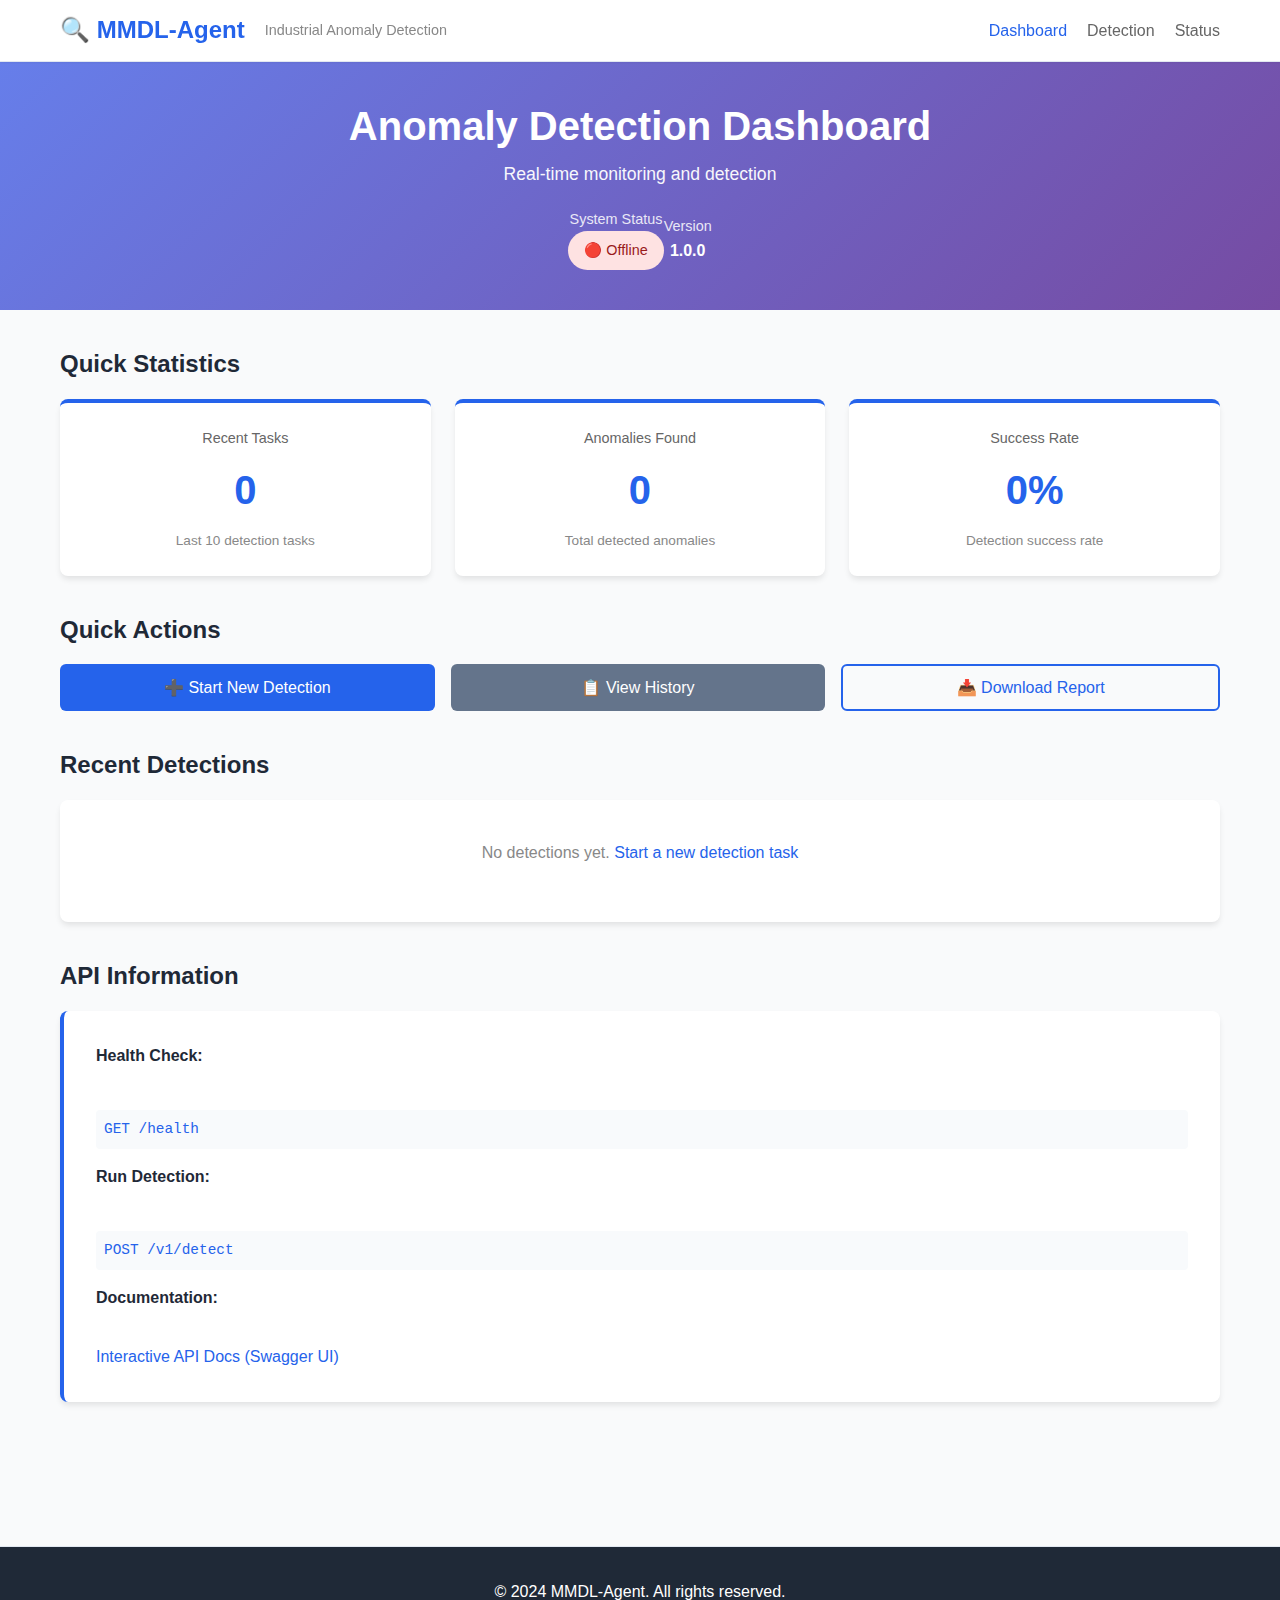
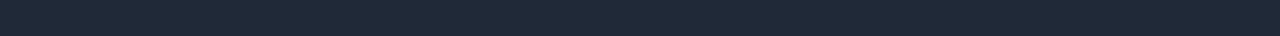
<file: web/index.html>
<!DOCTYPE html>
<html lang="en">
<head>
    <meta charset="UTF-8">
    <meta name="viewport" content="width=device-width, initial-scale=1.0">
    <title>MMDL-Agent Dashboard</title>
    <link rel="stylesheet" href="assets/css/style.css">
    <link rel="stylesheet" href="assets/css/dashboard.css">
</head>
<body>
    <!-- Navigation -->
    <nav class="navbar">
        <div style="display: flex; justify-content: space-between; align-items: center; max-width: 1200px; margin: 0 auto; padding: 0 20px; width: 100%;">
            <div style="display: flex; align-items: center; gap: 20px; flex: 1;">
                <h1 style="margin: 0; font-size: 1.5rem; color: #2563eb;">🔍 MMDL-Agent</h1>
                <span style="font-size: 0.9rem; color: #888;">Industrial Anomaly Detection</span>
            </div>
            <div style="display: flex; gap: 20px;">
                <a href="index.html" style="color: #2563eb; text-decoration: none; font-weight: 500;">Dashboard</a>
                <a href="detection.html" style="color: #666; text-decoration: none;">Detection</a>
                <a href="#" style="color: #666; text-decoration: none;">Status</a>
            </div>
        </div>
    </nav>

    <!-- Header -->
    <header style="background: linear-gradient(135deg, #667eea 0%, #764ba2 100%); color: white; padding: 40px 20px; text-align: center;">
        <div style="max-width: 1200px; margin: 0 auto;">
            <h1 style="margin: 0 0 10px 0; font-size: 2.5rem;">Anomaly Detection Dashboard</h1>
            <p style="margin: 10px 0 0 0; font-size: 1.1rem; opacity: 0.95;">Real-time monitoring and detection</p>
            <div style="margin-top: 20px; display: flex; justify-content: center; align-items: center; gap: 30;">
                <div style="text-align: center;">
                    <div style="font-size: 0.9rem; opacity: 0.85;">System Status</div>
                    <div id="system-status" class="status-badge loading">🟡 Checking...</div>
                </div>
                <div style="text-align: center;">
                    <div style="font-size: 0.9rem; opacity: 0.85;">Version</div>
                    <div style="font-weight: 600;">1.0.0</div>
                </div>
            </div>
        </div>
    </header>

    <!-- Main Content -->
    <main style="max-width: 1200px; margin: 0 auto; padding: 40px 20px;">
        <!-- Statistics Section -->
        <section style="margin-bottom: 40px;">
            <h2 style="margin-bottom: 20px; font-size: 1.5rem;">Quick Statistics</h2>
            <div class="stats-grid">
                <div class="stat-card">
                    <div class="stat-label">Recent Tasks</div>
                    <div class="stat-value" id="recent-tasks-count">0</div>
                    <div class="stat-info">Last 10 detection tasks</div>
                </div>
                <div class="stat-card">
                    <div class="stat-label">Anomalies Found</div>
                    <div class="stat-value" id="anomalies-count">0</div>
                    <div class="stat-info">Total detected anomalies</div>
                </div>
                <div class="stat-card">
                    <div class="stat-label">Success Rate</div>
                    <div class="stat-value" id="success-rate-count">0%</div>
                    <div class="stat-info">Detection success rate</div>
                </div>
            </div>
        </section>

        <!-- Quick Actions -->
        <section style="margin-bottom: 40px;">
            <h2 style="margin-bottom: 20px; font-size: 1.5rem;">Quick Actions</h2>
            <div class="quick-actions">
                <button class="btn btn-primary" onclick="window.location.href='detection.html'">
                    ➕ Start New Detection
                </button>
                <button class="btn btn-secondary" onclick="document.getElementById('recent-list').scrollIntoView({behavior:'smooth'})">
                    📋 View History
                </button>
                <button class="btn btn-outline" onclick="downloadReport()">
                    📥 Download Report
                </button>
            </div>
        </section>

        <!-- Recent Detections -->
        <section style="margin-bottom: 40px;">
            <h2 style="margin-bottom: 20px; font-size: 1.5rem;">Recent Detections</h2>
            <div id="recent-list" style="background: white; padding: 20px; border-radius: 8px; box-shadow: 0 4px 6px -1px rgba(0, 0, 0, 0.1);">
                <p style="color: #888; text-align: center; padding: 20px;">
                    No detections yet. <a href="detection.html" style="color: #2563eb; text-decoration: none;">Start a new detection task</a>
                </p>
            </div>
        </section>

        <!-- API Information -->
        <section style="margin-bottom: 40px;">
            <h2 style="margin-bottom: 20px; font-size: 1.5rem;">API Information</h2>
            <div class="info-box">
                <div style="margin-bottom: 15px;">
                    <strong>Health Check:</strong><br>
                    <code>GET /health</code>
                </div>
                <div style="margin-bottom: 15px;">
                    <strong>Run Detection:</strong><br>
                    <code>POST /v1/detect</code>
                </div>
                <div>
                    <strong>Documentation:</strong><br>
                    <a href="http://localhost:8000/docs" target="_blank" style="color: #2563eb; text-decoration: none;">
                        Interactive API Docs (Swagger UI)
                    </a>
                </div>
            </div>
        </section>
    </main>

    <!-- Footer -->
    <footer class="footer">
        <p>&copy; 2024 MMDL-Agent. All rights reserved.</p>
    </footer>

    <!-- API Client -->
    <script src="assets/js/api-client.js"></script>
    <!-- Dashboard Script -->
    <script src="assets/js/dashboard.js"></script>
</body>
</html>
</file>
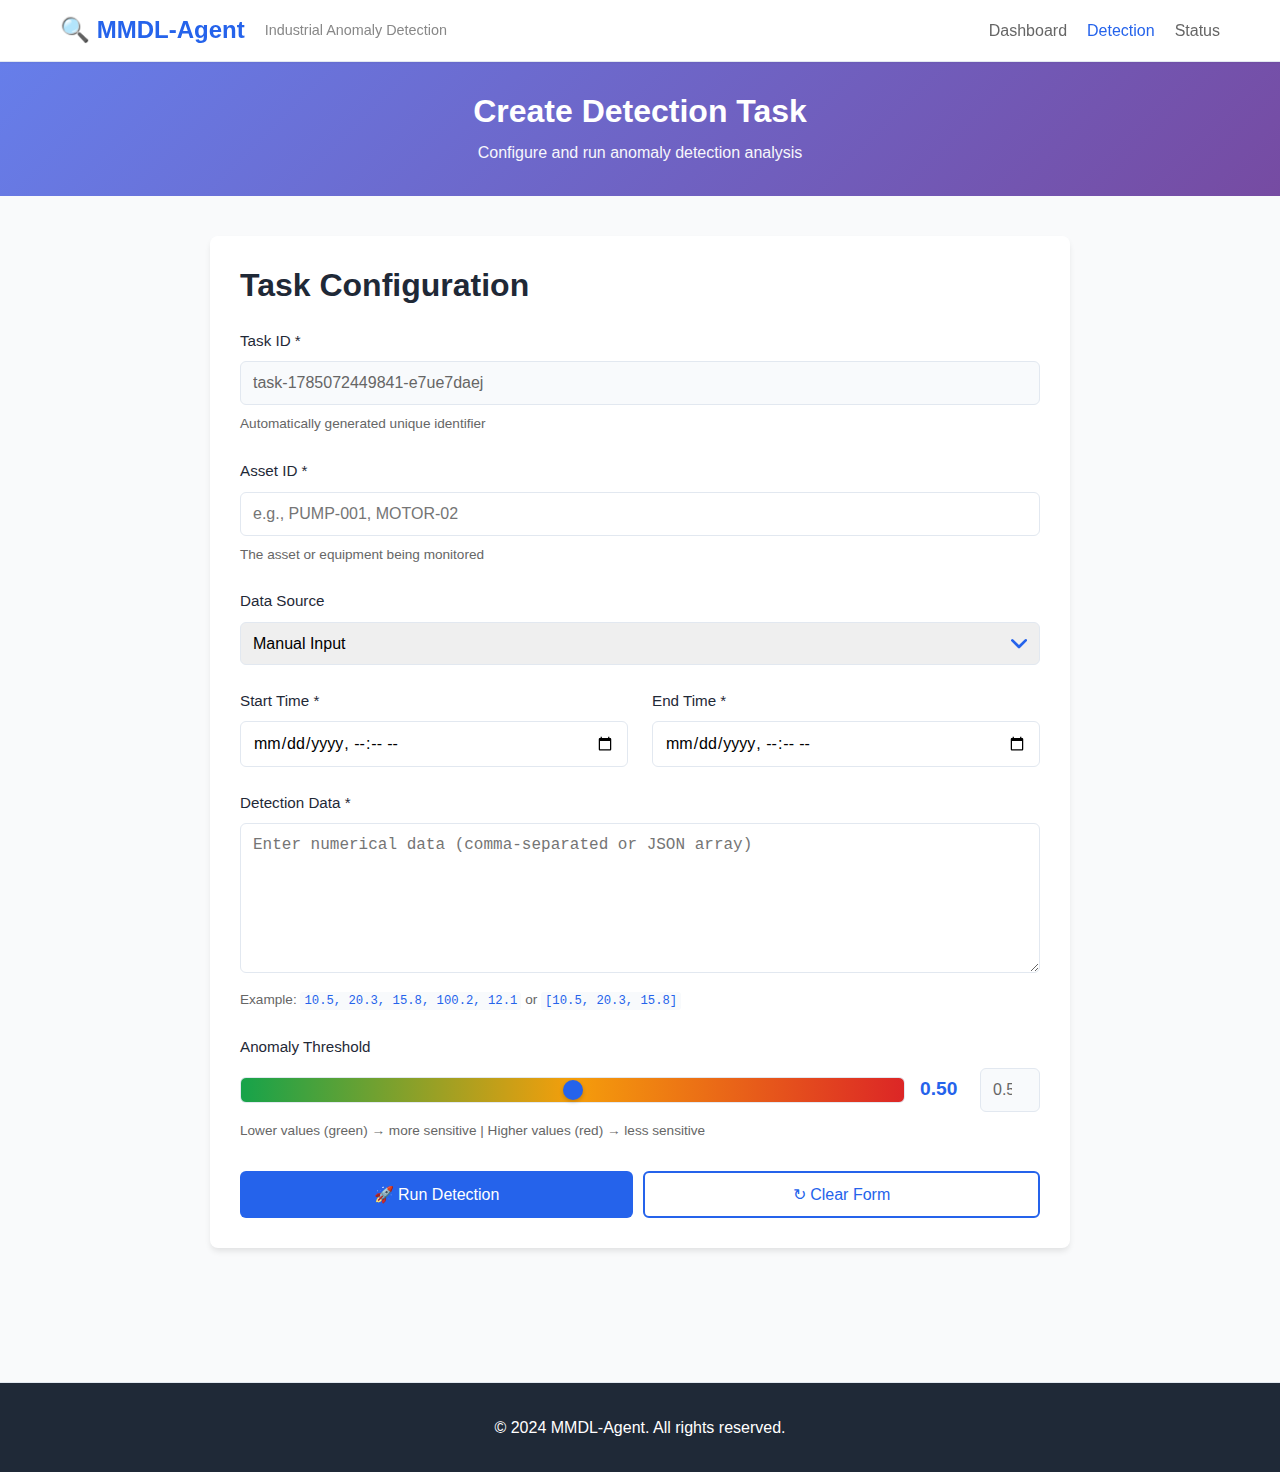
<file: web/detection.html>
<!DOCTYPE html>
<html lang="en">
<head>
    <meta charset="UTF-8">
    <meta name="viewport" content="width=device-width, initial-scale=1.0">
    <title>New Detection - MMDL-Agent</title>
    <link rel="stylesheet" href="assets/css/style.css">
    <link rel="stylesheet" href="assets/css/detection-form.css">
</head>
<body>
    <!-- Navigation -->
    <nav class="navbar">
        <div style="display: flex; justify-content: space-between; align-items: center; max-width: 1200px; margin: 0 auto; padding: 0 20px; width: 100%;">
            <div style="display: flex; align-items: center; gap: 20px; flex: 1;">
                <h1 style="margin: 0; font-size: 1.5rem; color: #2563eb;">🔍 MMDL-Agent</h1>
                <span style="font-size: 0.9rem; color: #888;">Industrial Anomaly Detection</span>
            </div>
            <div style="display: flex; gap: 20px;">
                <a href="index.html" style="color: #666; text-decoration: none;">Dashboard</a>
                <a href="detection.html" style="color: #2563eb; text-decoration: none; font-weight: 500;">Detection</a>
                <a href="#" style="color: #666; text-decoration: none;">Status</a>
            </div>
        </div>
    </nav>

    <!-- Header -->
    <header style="background: linear-gradient(135deg, #667eea 0%, #764ba2 100%); color: white; padding: 30px 20px; text-align: center;">
        <div style="max-width: 1200px; margin: 0 auto;">
            <h1 style="margin: 0 0 10px 0; font-size: 2rem;">Create Detection Task</h1>
            <p style="margin: 10px 0 0 0; opacity: 0.95;">Configure and run anomaly detection analysis</p>
        </div>
    </header>

    <!-- Main Content -->
    <main style="max-width: 900px; margin: 0 auto; padding: 40px 20px;">
        <!-- Error Message -->
        <div id="error-message" style="
            display: none;
            padding: 15px;
            background: #fee2e2;
            border-left: 4px solid #dc2626;
            border-radius: 6px;
            color: #991b1b;
            margin-bottom: 20px;
        "></div>

        <!-- Detection Form -->
        <form id="detection-form" style="background: white; padding: 30px; border-radius: 8px; box-shadow: 0 4px 6px -1px rgba(0, 0, 0, 0.1); margin-bottom: 30px;">
            <h2 style="margin-top: 0; margin-bottom: 25px; color: #1f2937;">Task Configuration</h2>

            <!-- Task ID -->
            <div class="form-group">
                <label for="task-id">Task ID *</label>
                <input 
                    type="text" 
                    id="task-id" 
                    name="task_id" 
                    placeholder="Auto-generated unique identifier"
                    readonly
                    style="background: #f8fafc;"
                >
                <small style="color: #666;">Automatically generated unique identifier</small>
            </div>

            <!-- Asset ID -->
            <div class="form-group">
                <label for="asset-id">Asset ID *</label>
                <input 
                    type="text" 
                    id="asset-id" 
                    name="asset_id" 
                    placeholder="e.g., PUMP-001, MOTOR-02"
                    required
                >
                <small style="color: #666;">The asset or equipment being monitored</small>
            </div>

            <!-- Data Source -->
            <div class="form-group">
                <label for="data-source">Data Source</label>
                <select id="data-source" name="data_source">
                    <option value="manual">Manual Input</option>
                    <option value="sensor">Sensor Feed</option>
                    <option value="database">Database</option>
                    <option value="api">External API</option>
                </select>
            </div>

            <!-- Time Range -->
            <div class="form-row">
                <div class="form-group">
                    <label for="start-time">Start Time *</label>
                    <input 
                        type="datetime-local" 
                        id="start-time" 
                        name="start_time"
                        required
                    >
                </div>
                <div class="form-group">
                    <label for="end-time">End Time *</label>
                    <input 
                        type="datetime-local" 
                        id="end-time" 
                        name="end_time"
                        required
                    >
                </div>
            </div>

            <!-- Detection Data -->
            <div class="form-group">
                <label for="data-input">Detection Data *</label>
                <textarea 
                    id="data-input" 
                    name="data" 
                    placeholder="Enter numerical data (comma-separated or JSON array)"
                    rows="6"
                    required
                ></textarea>
                <small style="color: #666;">
                    Example: <code>10.5, 20.3, 15.8, 100.2, 12.1</code> 
                    or <code>[10.5, 20.3, 15.8]</code>
                </small>
            </div>

            <!-- Threshold Slider -->
            <div class="form-group">
                <label for="threshold-slider">Anomaly Threshold</label>
                <div style="display: flex; gap: 15px; align-items: center;">
                    <input 
                        type="range" 
                        id="threshold-slider" 
                        class="threshold-input" 
                        min="0" 
                        max="1" 
                        step="0.01" 
                        value="0.5"
                    >
                    <div style="display: flex; gap: 10px; align-items: center;">
                        <span style="font-size: 1.2rem; font-weight: 600; color: #2563eb; min-width: 50px;">
                            <span id="threshold-value">0.50</span>
                        </span>
                        <input 
                            type="number" 
                            id="threshold-input" 
                            value="0.5" 
                            min="0" 
                            max="1" 
                            step="0.01"
                            style="width: 60px;"
                            readonly
                        >
                    </div>
                </div>
                <small style="color: #666;">
                    Lower values (green) → more sensitive | Higher values (red) → less sensitive
                </small>
            </div>

            <!-- Submit Button -->
            <div style="display: flex; gap: 10px; margin-top: 30px;">
                <button type="submit" class="btn btn-primary" style="flex: 1;">
                    🚀 Run Detection
                </button>
                <button type="reset" class="btn btn-outline" onclick="resetForm()" style="flex: 1;">
                    ↻ Clear Form
                </button>
            </div>
        </form>

        <!-- Results Section -->
        <div id="results-section" style="display: none;">
            <div id="result-card" style="
                background: white;
                padding: 30px;
                border-radius: 8px;
                box-shadow: 0 4px 6px -1px rgba(0, 0, 0, 0.1);
            "></div>
        </div>
    </main>

    <!-- Loading Overlay -->
    <div id="loading-overlay" style="
        display: none;
        position: fixed;
        top: 0;
        left: 0;
        right: 0;
        bottom: 0;
        background: rgba(0, 0, 0, 0.5);
        z-index: 1000;
        justify-content: center;
        align-items: center;
        flex-direction: column;
        gap: 20px;
    ">
        <div class="spinner"></div>
        <p style="color: white; font-size: 1.1rem;">Processing detection task...</p>
    </div>

    <!-- Footer -->
    <footer class="footer">
        <p>&copy; 2024 MMDL-Agent. All rights reserved.</p>
    </footer>

    <!-- API Client -->
    <script src="assets/js/api-client.js"></script>
    <!-- Detection Form Script -->
    <script src="assets/js/detection-form.js"></script>
</body>
</html>
</file>
<file: web/assets/css/style.css>
/**
 * Global Styles - MMDL-Agent Frontend
 * Main stylesheet with CSS variables, base styles, and responsive design
 */

* {
    margin: 0;
    padding: 0;
    box-sizing: border-box;
}

:root {
    /* Colors */
    --color-primary: #2563eb;
    --color-primary-light: #dbeafe;
    --color-secondary: #64748b;
    --color-success: #16a34a;
    --color-danger: #dc2626;
    --color-warning: #f59e0b;
    --color-info: #0284c7;
    
    /* Neutrals */
    --color-white: #ffffff;
    --color-light: #f8fafc;
    --color-border: #e2e8f0;
    --color-text: #1f2937;
    --color-text-muted: #6b7280;
    
    /* Shadows */
    --shadow-sm: 0 1px 2px 0 rgba(0, 0, 0, 0.05);
    --shadow-md: 0 4px 6px -1px rgba(0, 0, 0, 0.1);
    --shadow-lg: 0 10px 15px -3px rgba(0, 0, 0, 0.1);
    --shadow-xl: 0 20px 25px -5px rgba(0, 0, 0, 0.1);
    
    /* Spacing */
    --spacing-xs: 0.25rem;
    --spacing-sm: 0.5rem;
    --spacing-md: 1rem;
    --spacing-lg: 1.5rem;
    --spacing-xl: 2rem;
    --spacing-2xl: 3rem;
    
    /* Border radius */
    --radius-sm: 4px;
    --radius-md: 6px;
    --radius-lg: 8px;
    --radius-xl: 12px;
    
    /* Transitions */
    --transition-fast: 0.15s ease;
    --transition-normal: 0.3s ease;
    --transition-slow: 0.5s ease;
}

/* Base Styles */
html {
    scroll-behavior: smooth;
}

body {
    font-family: -apple-system, BlinkMacSystemFont, 'Segoe UI', Roboto, 'Helvetica Neue', Arial, sans-serif;
    font-size: 1rem;
    line-height: 1.6;
    color: var(--color-text);
    background: #f9fafb;
}

/* Typography */
h1, h2, h3, h4, h5, h6 {
    font-weight: 600;
    line-height: 1.2;
}

h1 {
    font-size: 2.5rem;
}

h2 {
    font-size: 2rem;
}

h3 {
    font-size: 1.5rem;
}

h4 {
    font-size: 1.25rem;
}

h5 {
    font-size: 1.125rem;
}

h6 {
    font-size: 1rem;
}

p {
    margin-bottom: var(--spacing-md);
}

a {
    color: var(--color-primary);
    text-decoration: none;
    transition: color var(--transition-fast);
}

a:hover {
    color: #1d4ed8;
    text-decoration: underline;
}

code, pre {
    font-family: 'Monaco', 'Menlo', 'Ubuntu Mono', monospace;
    font-size: 0.9em;
}

code {
    background: var(--color-light);
    padding: 2px 6px;
    border-radius: var(--radius-sm);
}

/* Navigation Bar */
.navbar {
    position: sticky;
    top: 0;
    z-index: 100;
    background: white;
    border-bottom: 1px solid var(--color-border);
    box-shadow: var(--shadow-sm);
    padding: 1rem 0;
}

.navbar a {
    transition: color var(--transition-fast);
}

.navbar a:hover {
    color: var(--color-primary);
}

/* Buttons */
.btn {
    display: inline-flex;
    align-items: center;
    justify-content: center;
    padding: 0.75rem 1.5rem;
    font-size: 1rem;
    font-weight: 500;
    border: none;
    border-radius: var(--radius-md);
    cursor: pointer;
    transition: all var(--transition-fast);
    white-space: nowrap;
    gap: 0.5rem;
}

.btn:hover {
    transform: translateY(-2px);
    box-shadow: var(--shadow-md);
}

.btn:active {
    transform: translateY(0);
}

.btn:disabled {
    opacity: 0.6;
    cursor: not-allowed;
    transform: none;
}

/* Button Variants */
.btn-primary {
    background: var(--color-primary);
    color: white;
}

.btn-primary:hover {
    background: #1d4ed8;
}

.btn-secondary {
    background: var(--color-secondary);
    color: white;
}

.btn-secondary:hover {
    background: #475569;
}

.btn-success {
    background: var(--color-success);
    color: white;
}

.btn-success:hover {
    background: #15803d;
}

.btn-danger {
    background: var(--color-danger);
    color: white;
}

.btn-danger:hover {
    background: #b91c1c;
}

.btn-warning {
    background: var(--color-warning);
    color: white;
}

.btn-warning:hover {
    background: #d97706;
}

.btn-outline {
    background: transparent;
    color: var(--color-primary);
    border: 2px solid var(--color-primary);
}

.btn-outline:hover {
    background: var(--color-primary-light);
}

/* Forms */
.form-group {
    margin-bottom: 1.5rem;
}

.form-group label {
    display: block;
    margin-bottom: 0.5rem;
    font-weight: 500;
    color: var(--color-text);
}

.form-group input[type="text"],
.form-group input[type="number"],
.form-group input[type="date"],
.form-group input[type="datetime-local"],
.form-group input[type="time"],
.form-group input[type="email"],
.form-group input[type="password"],
.form-group textarea,
.form-group select {
    width: 100%;
    padding: 0.75rem;
    font-size: 1rem;
    border: 1px solid var(--color-border);
    border-radius: var(--radius-md);
    transition: all var(--transition-fast);
    font-family: inherit;
}

.form-group input:focus,
.form-group textarea:focus,
.form-group select:focus {
    outline: none;
    border-color: var(--color-primary);
    box-shadow: 0 0 0 3px rgba(37, 99, 235, 0.1);
}

.form-group textarea {
    resize: vertical;
    min-height: 120px;
}

.form-group select {
    cursor: pointer;
    appearance: none;
    padding-right: 2.5rem;
    background-image: url("data:image/svg+xml,%3Csvg xmlns='http://www.w3.org/2000/svg' width='12' height='12' viewBox='0 0 12 12'%3E%3Cpath fill='%23333' d='M10.293 3.293L6 7.586 1.707 3.293A1 1 0 00.293 4.707l5 5a1 1 0 001.414 0l5-5a1 1 0 10-1.414-1.414z'/%3E%3C/svg%3E");
    background-repeat: no-repeat;
    background-position: right 0.75rem center;
    background-size: 1rem;
}

.form-group small {
    display: block;
    margin-top: 0.5rem;
    font-size: 0.875rem;
    color: var(--color-text-muted);
}

/* Form Layout */
.form-row {
    display: grid;
    grid-template-columns: repeat(auto-fit, minmax(250px, 1fr));
    gap: 1.5rem;
}

/* Status Badges */
.status-badge {
    display: inline-block;
    padding: 0.5rem 1rem;
    border-radius: 20px;
    font-size: 0.9rem;
    font-weight: 500;
    background: #f0f0f0;
    color: #666;
}

.status-badge.online {
    background: #d1fae5;
    color: #065f46;
}

.status-badge.offline {
    background: #fee2e2;
    color: #991b1b;
}

.status-badge.loading {
    background: #fef3c7;
    color: #92400e;
    animation: pulse 2s infinite;
}

@keyframes pulse {
    0%, 100% {
        opacity: 1;
    }
    50% {
        opacity: 0.7;
    }
}

/* Cards */
.card {
    background: white;
    border-radius: var(--radius-lg);
    box-shadow: var(--shadow-md);
    overflow: hidden;
    transition: all var(--transition-normal);
}

.card:hover {
    box-shadow: var(--shadow-lg);
    transform: translateY(-2px);
}

.card-header {
    padding: 1.5rem;
    border-bottom: 1px solid var(--color-border);
    font-weight: 600;
}

.card-body {
    padding: 1.5rem;
}

.card-footer {
    padding: 1.5rem;
    border-top: 1px solid var(--color-border);
    background: var(--color-light);
}

.stat-card {
    background: white;
    padding: 1.5rem;
    border-radius: var(--radius-lg);
    box-shadow: var(--shadow-sm);
    text-align: center;
    transition: all var(--transition-normal);
}

.stat-card:hover {
    box-shadow: var(--shadow-md);
    transform: translateY(-4px);
}

.stat-label {
    font-size: 0.9rem;
    color: var(--color-text-muted);
    margin-bottom: 0.5rem;
}

.stat-value {
    font-size: 2rem;
    font-weight: 700;
    color: var(--color-primary);
}

.stat-info {
    font-size: 0.8rem;
    color: var(--color-text-muted);
    margin-top: 0.5rem;
}

/* Responsive Grid */
.stats-grid {
    display: grid;
    grid-template-columns: repeat(auto-fit, minmax(200px, 1fr));
    gap: 1.5rem;
    margin-bottom: 2rem;
}

/* Footer */
.footer {
    background: #1f2937;
    color: white;
    text-align: center;
    padding: 2rem;
    margin-top: 4rem;
    border-top: 1px solid var(--color-border);
}

.footer p {
    margin: 0;
}

/* Alerts and Messages */
.alert {
    padding: 1rem;
    border-radius: var(--radius-md);
    margin-bottom: 1rem;
    border-left: 4px solid;
}

.alert-success {
    background: #d1fae5;
    color: #065f46;
    border-color: #16a34a;
}

.alert-error {
    background: #fee2e2;
    color: #991b1b;
    border-color: #dc2626;
}

.alert-warning {
    background: #fef3c7;
    color: #92400e;
    border-color: #f59e0b;
}

.alert-info {
    background: #dbeafe;
    color: #0c4a6e;
    border-color: #0284c7;
}

/* Loading Spinner */
.spinner {
    width: 40px;
    height: 40px;
    border: 4px solid var(--color-border);
    border-top-color: var(--color-primary);
    border-radius: 50%;
    animation: spin 0.8s linear infinite;
}

@keyframes spin {
    to {
        transform: rotate(360deg);
    }
}

/* Animations */
@keyframes slideIn {
    from {
        opacity: 0;
        transform: translateY(20px);
    }
    to {
        opacity: 1;
        transform: translateY(0);
    }
}

.slide-in {
    animation: slideIn 0.3s ease;
}

/* Responsive Design */
@media (max-width: 768px) {
    h1 {
        font-size: 1.875rem;
    }

    h2 {
        font-size: 1.5rem;
    }

    h3 {
        font-size: 1.25rem;
    }

    .btn {
        padding: 0.625rem 1.25rem;
        font-size: 0.95rem;
    }

    .stats-grid {
        grid-template-columns: 1fr;
    }

    .form-row {
        grid-template-columns: 1fr;
    }

    .navbar {
        flex-direction: column;
        gap: 1rem;
    }

    .navbar > div {
        flex-direction: column;
    }
}

@media (max-width: 480px) {
    body {
        font-size: 0.95rem;
    }

    h1 {
        font-size: 1.5rem;
    }

    h2 {
        font-size: 1.25rem;
    }

    .btn {
        padding: 0.5rem 1rem;
        font-size: 0.9rem;
    }

    .stat-value {
        font-size: 1.5rem;
    }

    /* Stack form elements */
    .form-group input,
    .form-group textarea,
    .form-group select {
        font-size: 16px; /* Prevents zoom on iOS */
    }
}
</file>
<file: web/assets/css/dashboard.css>
/**
 * Dashboard Styles - MMDL-Agent Frontend
 * Dashboard-specific components and layouts
 */

/* Dashboard Header */
.dashboard-header {
    background: linear-gradient(135deg, #667eea 0%, #764ba2 100%);
    color: white;
    padding: 3rem 2rem;
    text-align: center;
    border-radius: 0;
}

.dashboard-header h1 {
    margin-bottom: 0.5rem;
}

.dashboard-header p {
    margin: 0;
    opacity: 0.95;
    font-size: 1.1rem;
}

/* Stats Grid */
.stats-grid {
    display: grid;
    grid-template-columns: repeat(auto-fit, minmax(250px, 1fr));
    gap: 1.5rem;
    margin-bottom: 2rem;
}

.stat-card {
    background: white;
    padding: 1.5rem;
    border-radius: 8px;
    box-shadow: 0 4px 6px -1px rgba(0, 0, 0, 0.1);
    text-align: center;
    transition: all 0.3s ease;
    border-top: 4px solid #2563eb;
}

.stat-card:hover {
    box-shadow: 0 10px 15px -3px rgba(0, 0, 0, 0.1);
    transform: translateY(-4px);
}

.stat-label {
    font-size: 0.9rem;
    color: #666;
    margin-bottom: 0.5rem;
    font-weight: 500;
}

.stat-value {
    font-size: 2.5rem;
    font-weight: 700;
    color: #2563eb;
    margin: 0.5rem 0;
}

.stat-info {
    font-size: 0.85rem;
    color: #888;
}

/* Quick Actions */
.quick-actions {
    display: flex;
    flex-wrap: wrap;
    gap: 1rem;
    margin-bottom: 2rem;
    justify-content: center;
}

.quick-actions .btn {
    flex: 1;
    min-width: 200px;
}

@media (max-width: 768px) {
    .quick-actions {
        flex-direction: column;
    }

    .quick-actions .btn {
        width: 100%;
    }
}

/* Detection Items (Recent Detections List) */
.detection-item {
    background: white;
    padding: 1.5rem;
    border-radius: 8px;
    box-shadow: 0 1px 3px 0 rgba(0, 0, 0, 0.1);
    margin-bottom: 1rem;
    border-left: 4px solid #2563eb;
    transition: all 0.3s ease;
}

.detection-item:hover {
    box-shadow: 0 4px 6px -1px rgba(0, 0, 0, 0.1);
    transform: translateX(4px);
}

.detection-item h4 {
    margin: 0 0 0.5rem 0;
    color: #1f2937;
}

.detection-item p {
    margin: 0.5rem 0;
    font-size: 0.95rem;
    color: #666;
}

.detection-item-header {
    display: flex;
    justify-content: space-between;
    align-items: flex-start;
    margin-bottom: 1rem;
}

.detection-item-title {
    flex: 1;
}

.detection-status {
    display: inline-block;
    padding: 0.4rem 0.8rem;
    border-radius: 20px;
    font-size: 0.85rem;
    font-weight: 600;
    white-space: nowrap;
}

.detection-status.success {
    background: #d1fae5;
    color: #065f46;
}

.detection-status.failed {
    background: #fee2e2;
    color: #991b1b;
}

.detection-status.pending {
    background: #fef3c7;
    color: #92400e;
}

/* Detection Metadata Grid */
.detection-metadata {
    display: grid;
    grid-template-columns: repeat(auto-fit, minmax(150px, 1fr));
    gap: 1rem;
    margin: 1rem 0;
    font-size: 0.9rem;
}

.detection-metadata div {
    background: #f8fafc;
    padding: 0.75rem;
    border-radius: 4px;
}

.detection-metadata strong {
    color: #2563eb;
}

/* Detection Actions */
.detection-actions {
    display: flex;
    gap: 0.5rem;
    margin-top: 1rem;
}

.detection-actions .btn {
    flex: 1;
    padding: 0.5rem 1rem;
    font-size: 0.9rem;
}

/* Detection Details (Expandable) */
.detection-details {
    margin-top: 1.5rem;
    padding: 1.5rem;
    background: #f8fafc;
    border-radius: 6px;
    border-left: 4px solid #2563eb;
    animation: slideIn 0.3s ease;
}

.detection-details h5 {
    margin-top: 0;
    margin-bottom: 0.75rem;
    color: #1f2937;
}

.detection-details ul {
    margin: 0;
    padding-left: 1.5rem;
}

.detection-details li {
    margin: 0.5rem 0;
    color: #666;
}

.detection-details pre {
    background: white;
    padding: 1rem;
    border-radius: 4px;
    overflow-x: auto;
    border: 1px solid #e2e8f0;
    font-size: 0.85rem;
}

/* Info Box (API Information) */
.info-box {
    background: white;
    padding: 2rem;
    border-radius: 8px;
    box-shadow: 0 4px 6px -1px rgba(0, 0, 0, 0.1);
    border-left: 4px solid #2563eb;
}

.info-box div {
    margin-bottom: 1.5rem;
}

.info-box div:last-child {
    margin-bottom: 0;
}

.info-box strong {
    display: block;
    margin-bottom: 0.5rem;
    color: #1f2937;
}

.info-box code {
    background: #f8fafc;
    padding: 0.5rem;
    border-radius: 4px;
    display: block;
    font-size: 0.9rem;
    color: #2563eb;
    margin-top: 0.5rem;
}

.info-box a {
    color: #2563eb;
    text-decoration: none;
    font-weight: 500;
}

.info-box a:hover {
    text-decoration: underline;
}

/* System Status Display */
.system-status-display {
    display: flex;
    justify-content: center;
    align-items: center;
    gap: 2rem;
    margin: 2rem 0;
}

.status-item {
    text-align: center;
}

.status-item-label {
    font-size: 0.9rem;
    color: #888;
    margin-bottom: 0.5rem;
}

.status-item-value {
    font-size: 1.25rem;
    font-weight: 600;
}

/* No Data State */
.empty-state {
    text-align: center;
    padding: 3rem 2rem;
    color: #888;
}

.empty-state p {
    margin-bottom: 1rem;
}

.empty-state a {
    display: inline-block;
    margin-top: 1rem;
    padding: 0.75rem 1.5rem;
}

/* Responsive */
@media (max-width: 768px) {
    .stats-grid {
        grid-template-columns: 1fr;
    }

    .quick-actions {
        flex-direction: column;
    }

    .quick-actions .btn {
        width: 100%;
    }

    .detection-item {
        padding: 1rem;
    }

    .detection-metadata {
        grid-template-columns: 1fr;
    }

    .detection-actions {
        flex-direction: column;
    }

    .system-status-display {
        flex-direction: column;
        gap: 1.5rem;
    }

    .info-box {
        padding: 1.5rem;
    }
}

@media (max-width: 480px) {
    .stats-grid {
        grid-template-columns: 1fr;
    }

    .stat-card {
        padding: 1rem;
    }

    .stat-value {
        font-size: 2rem;
    }

    .detection-item {
        padding: 0.75rem;
        border-left-width: 2px;
    }

    .detection-item h4 {
        font-size: 1rem;
    }
}

/* Animations */
@keyframes slideIn {
    from {
        opacity: 0;
        transform: translateY(-10px);
    }
    to {
        opacity: 1;
        transform: translateY(0);
    }
}

.slide-in {
    animation: slideIn 0.3s ease;
}
</file>
<file: web/assets/css/detection-form.css>
/**
 * Detection Form Styles - MMDL-Agent Frontend
 * Form, results, and loading state styles
 */

/* Form Specific Styles */
.form-group {
    margin-bottom: 1.5rem;
}

.form-group label {
    display: block;
    margin-bottom: 0.5rem;
    font-weight: 500;
    color: #1f2937;
    font-size: 0.95rem;
}

.form-group input,
.form-group textarea,
.form-group select {
    width: 100%;
    padding: 0.75rem;
    font-size: 1rem;
    border: 1px solid #e2e8f0;
    border-radius: 6px;
    font-family: inherit;
    transition: all 0.3s ease;
}

.form-group input:focus,
.form-group textarea:focus,
.form-group select:focus {
    outline: none;
    border-color: #2563eb;
    box-shadow: 0 0 0 3px rgba(37, 99, 235, 0.1);
}

.form-group textarea {
    resize: vertical;
    min-height: 150px;
    font-family: 'Monaco', 'Menlo', monospace;
}

.form-group select {
    cursor: pointer;
    appearance: none;
    padding-right: 2.5rem;
    background-image: url("data:image/svg+xml,%3Csvg xmlns='http://www.w3.org/2000/svg' width='12' height='12' viewBox='0 0 12 12'%3E%3Cpath fill='%232563eb' d='M10.293 3.293L6 7.586 1.707 3.293A1 1 0 00.293 4.707l5 5a1 1 0 001.414 0l5-5a1 1 0 10-1.414-1.414z'/%3E%3C/svg%3E");
    background-repeat: no-repeat;
    background-position: right 0.75rem center;
    background-size: 1rem;
}

.form-group input[readonly] {
    background: #f8fafc;
    color: #666;
}

.form-group small {
    display: block;
    margin-top: 0.5rem;
    font-size: 0.85rem;
    color: #666;
}

.form-group small code {
    background: #f8fafc;
    padding: 2px 4px;
    border-radius: 3px;
    color: #2563eb;
}

/* Form Row (Multiple Columns) */
.form-row {
    display: grid;
    grid-template-columns: repeat(auto-fit, minmax(250px, 1fr));
    gap: 1.5rem;
}

/* Threshold Slider */
.threshold-input {
    width: 100%;
    height: 8px;
    border-radius: 4px;
    outline: none;
    -webkit-appearance: none;
    appearance: none;
    background: linear-gradient(to right, #16a34a 0%, #f59e0b 50%, #dc2626 100%);
    cursor: pointer;
}

/* Webkit browsers (Chrome, Safari) */
.threshold-input::-webkit-slider-thumb {
    -webkit-appearance: none;
    appearance: none;
    width: 20px;
    height: 20px;
    border-radius: 50%;
    background: #2563eb;
    cursor: pointer;
    box-shadow: 0 2px 4px rgba(0, 0, 0, 0.2);
    transition: all 0.2s ease;
}

.threshold-input::-webkit-slider-thumb:hover {
    background: #1d4ed8;
    box-shadow: 0 4px 8px rgba(0, 0, 0, 0.3);
    transform: scale(1.1);
}

/* Firefox */
.threshold-input::-moz-range-thumb {
    width: 20px;
    height: 20px;
    border-radius: 50%;
    background: #2563eb;
    border: none;
    cursor: pointer;
    box-shadow: 0 2px 4px rgba(0, 0, 0, 0.2);
    transition: all 0.2s ease;
}

.threshold-input::-moz-range-thumb:hover {
    background: #1d4ed8;
    box-shadow: 0 4px 8px rgba(0, 0, 0, 0.3);
    transform: scale(1.1);
}

.threshold-input::-moz-range-track {
    background: transparent;
    border: none;
}

/* Threshold Display */
.threshold-display {
    display: flex;
    align-items: center;
    gap: 1rem;
    margin-top: 0.5rem;
}

.threshold-value {
    font-size: 1.25rem;
    font-weight: 700;
    color: #2563eb;
    min-width: 60px;
    text-align: center;
}

.threshold-input {
    min-width: 60px;
    text-align: center;
}

/* Form Actions */
.form-actions {
    display: flex;
    gap: 1rem;
    margin-top: 2rem;
}

.form-actions .btn {
    flex: 1;
    min-height: 44px;
    font-size: 1rem;
}

/* Results Section */
.results-section {
    margin-top: 3rem;
    animation: slideIn 0.3s ease;
}

.result-card {
    background: white;
    padding: 2rem;
    border-radius: 8px;
    box-shadow: 0 4px 6px -1px rgba(0, 0, 0, 0.1);
}

.result-header {
    display: flex;
    justify-content: space-between;
    align-items: center;
    margin-bottom: 1.5rem;
    padding-bottom: 1.5rem;
    border-bottom: 2px solid #e2e8f0;
}

.result-header h3 {
    margin: 0;
}

.result-status {
    display: inline-block;
    padding: 0.5rem 1rem;
    border-radius: 6px;
    font-size: 0.95rem;
    font-weight: 600;
    white-space: nowrap;
}

.result-status.success {
    background: #d1fae5;
    color: #065f46;
}

.result-status.failed {
    background: #fee2e2;
    color: #991b1b;
}

/* Result Metadata Grid */
.result-metadata {
    display: grid;
    grid-template-columns: repeat(auto-fit, minmax(180px, 1fr));
    gap: 1rem;
    margin-bottom: 2rem;
}

.metadata-item {
    background: #f8fafc;
    padding: 1rem;
    border-radius: 6px;
    border-left: 3px solid #2563eb;
}

.metadata-label {
    font-size: 0.85rem;
    color: #666;
    margin-bottom: 0.4rem;
    font-weight: 500;
}

.metadata-value {
    font-size: 1.25rem;
    font-weight: 600;
    color: #1f2937;
}

/* Anomalies List */
.anomalies-section {
    margin-bottom: 2rem;
}

.anomalies-section h4 {
    margin: 0 0 1rem 0;
    color: #1f2937;
}

.anomalies-list {
    display: flex;
    flex-direction: column;
    gap: 0.75rem;
}

.anomaly-item {
    display: flex;
    gap: 1rem;
    padding: 1rem;
    background: #fff;
    border-left: 4px solid #dc2626;
    border-radius: 6px;
    transition: all 0.3s ease;
}

.anomaly-item:hover {
    box-shadow: 0 4px 6px -1px rgba(0, 0, 0, 0.1);
    transform: translateX(4px);
}

.anomaly-index {
    display: flex;
    align-items: center;
    justify-content: center;
    min-width: 40px;
    height: 40px;
    background: #fee2e2;
    border-radius: 50%;
    color: #991b1b;
    font-weight: bold;
    font-size: 1rem;
}

.anomaly-content {
    flex: 1;
}

.anomaly-title {
    font-weight: 600;
    color: #1f2937;
    margin-bottom: 0.3rem;
}

.anomaly-score {
    font-size: 0.9rem;
    color: #666;
    margin-bottom: 0.3rem;
}

.anomaly-score strong {
    color: #dc2626;
    font-weight: 700;
}

.anomaly-details {
    font-size: 0.85rem;
    color: #888;
    margin-top: 0.4rem;
}

/* No Anomalies State */
.no-anomalies {
    padding: 1.5rem;
    background: #f0fdf4;
    border-left: 4px solid #16a34a;
    border-radius: 6px;
    color: #166534;
    font-weight: 500;
}

/* Summary Section */
.summary-section {
    margin-bottom: 2rem;
}

.summary-section h4 {
    margin: 0 0 0.75rem 0;
}

.summary-text {
    padding: 1rem;
    background: #f8fafc;
    border-radius: 6px;
    line-height: 1.6;
    color: #1f2937;
}

/* Metadata Section */
.metadata-section {
    margin-bottom: 2rem;
}

.metadata-section h4 {
    margin: 0 0 0.75rem 0;
}

.metadata-content {
    background: white;
    padding: 1rem;
    border-radius: 6px;
    border: 1px solid #e2e8f0;
    overflow-x: auto;
}

.metadata-content pre {
    margin: 0;
    font-family: 'Monaco', 'Menlo', monospace;
    font-size: 0.85rem;
    line-height: 1.4;
    color: #1f2937;
}

/* Result Actions */
.result-actions {
    display: flex;
    gap: 1rem;
    padding-top: 1.5rem;
    border-top: 2px solid #e2e8f0;
}

.result-actions .btn {
    flex: 1;
}

/* Error Message */
.error-message {
    display: none;
    padding: 1rem;
    background: #fee2e2;
    border-left: 4px solid #dc2626;
    border-radius: 6px;
    color: #991b1b;
    margin-bottom: 1rem;
    animation: slideIn 0.3s ease;
}

.error-message.show {
    display: block;
}

/* Loading Overlay */
.loading-overlay {
    display: none;
    position: fixed;
    top: 0;
    left: 0;
    right: 0;
    bottom: 0;
    background: rgba(0, 0, 0, 0.5);
    z-index: 1000;
    justify-content: center;
    align-items: center;
    flex-direction: column;
    gap: 1.5rem;
}

.loading-overlay.show {
    display: flex;
}

/* Spinner Animation */
.spinner {
    width: 50px;
    height: 50px;
    border: 4px solid rgba(255, 255, 255, 0.3);
    border-top: 4px solid white;
    border-radius: 50%;
    animation: spin 0.8s linear infinite;
}

@keyframes spin {
    0% {
        transform: rotate(0deg);
    }
    100% {
        transform: rotate(360deg);
    }
}

.loading-text {
    color: white;
    font-size: 1.1rem;
    text-align: center;
}

/* Animations */
@keyframes slideIn {
    from {
        opacity: 0;
        transform: translateY(20px);
    }
    to {
        opacity: 1;
        transform: translateY(0);
    }
}

/* Responsive Design */
@media (max-width: 768px) {
    .form-row {
        grid-template-columns: 1fr;
    }

    .form-actions {
        flex-direction: column;
    }

    .form-actions .btn {
        width: 100%;
    }

    .result-metadata {
        grid-template-columns: 1fr;
    }

    .result-actions {
        flex-direction: column;
    }

    .result-actions .btn {
        width: 100%;
    }

    .anomaly-item {
        flex-direction: column;
    }

    .anomaly-index {
        width: 100%;
        height: auto;
        padding: 0.5rem;
    }
}

@media (max-width: 480px) {
    .form-group input,
    .form-group textarea,
    .form-group select {
        font-size: 16px; /* Prevents iOS zoom */
    }

    .result-card {
        padding: 1rem;
    }

    .result-header {
        flex-direction: column;
        gap: 1rem;
        align-items: flex-start;
    }

    .metadata-item {
        padding: 0.75rem;
    }

    .anomaly-item {
        padding: 0.75rem;
    }

    .metadata-content pre {
        font-size: 0.75rem;
    }
}
</file>
